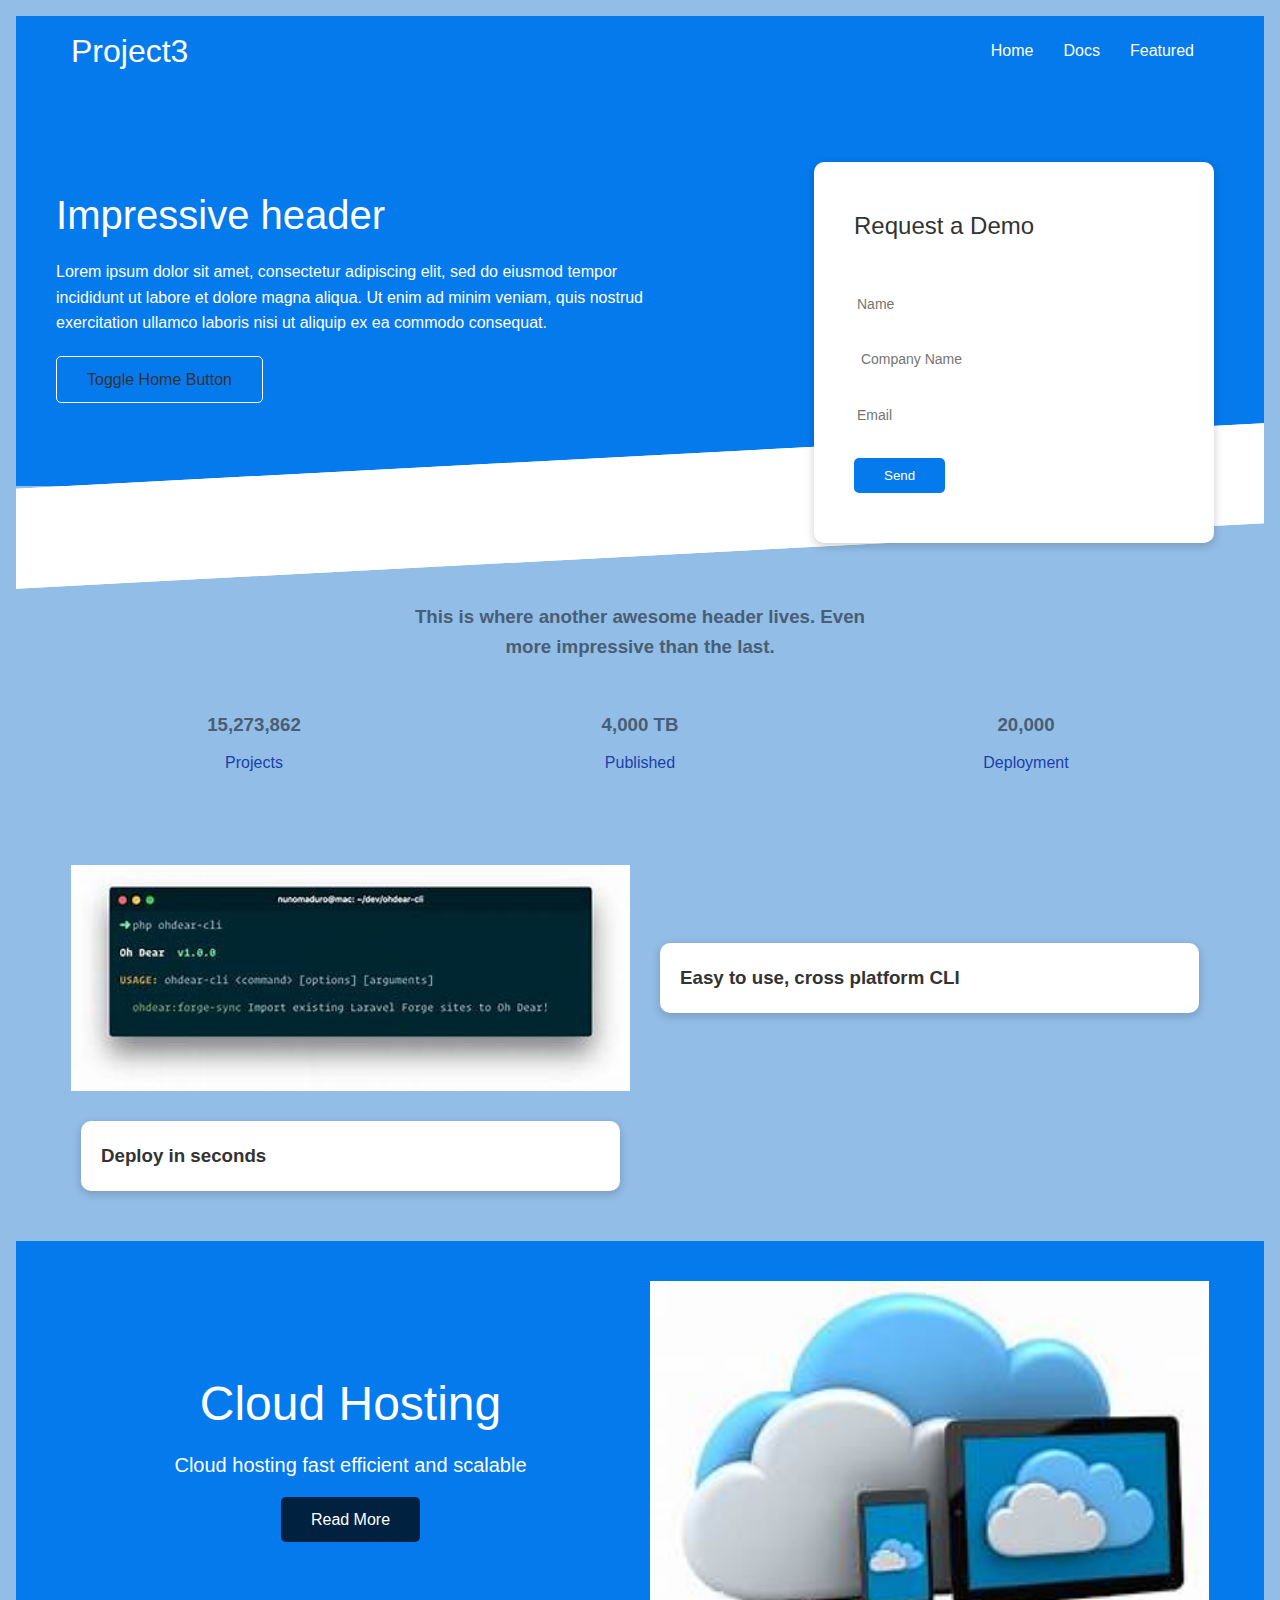
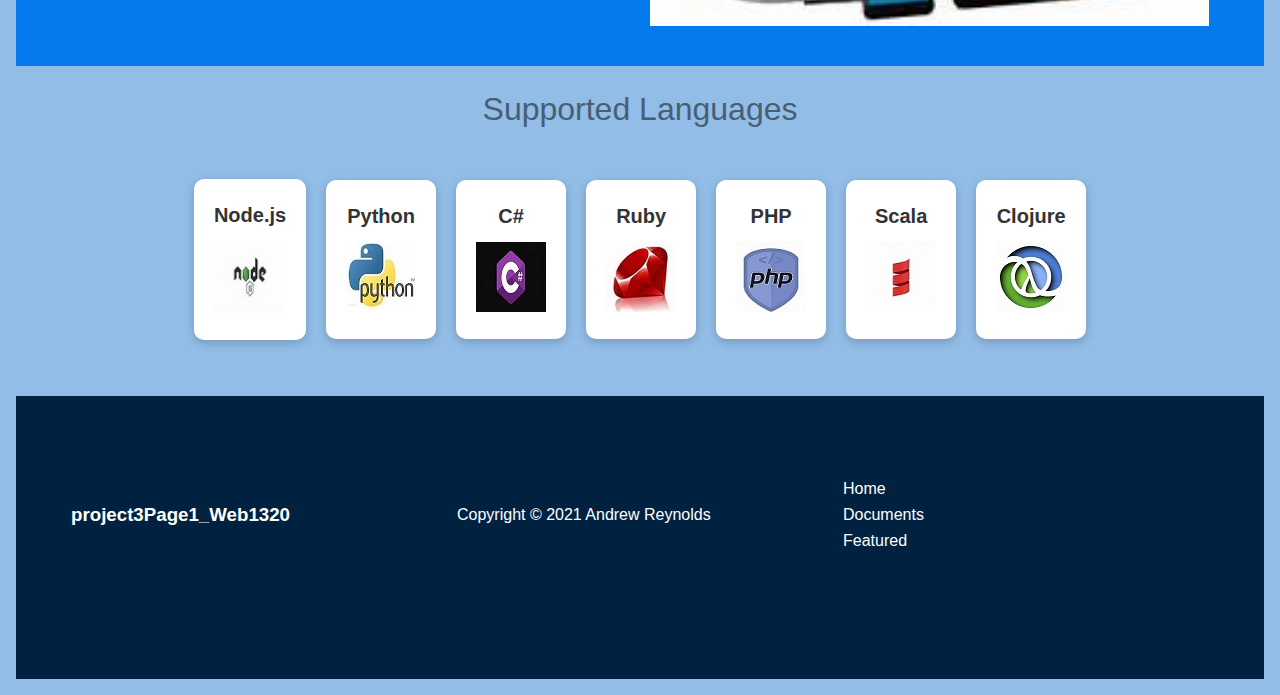
<file: index.html>
<!DOCTYPE html>
<html lang="en">

<head>
    <meta charset="UTF-8">
    <meta name="viewport" content="width=device-width, initial-scale=1.0">
    <meta http-equiv="X-UA-Compatible" content="ie=edge">
    <link rel="stylesheet" href="css/styles.css" />
    <link rel="stylesheet" href="css/style.css" />
    <link rel="stylesheet" href="https://cdnjs.cloudflare.com/ajax/libs/font-awesome/5.15.2/css/all.min.css" integrity="sha512-HK5fgLBL+xu6dm/Ii3z4xhlSUyZgTT9tuc/hSrtw6uzJOvgRr2a9jyxxT1ely+B+xFAmJKVSTbpM/CuL7qxO8w==" crossorigin="anonymous" />

    <title>project3Page1_Web1320</title>
</head>
<!--Author: Andrew Reynolds
        Web 1320
        Date: 02/18/2021
        Module3: project3
        Baker Online
    -->

<body>
    <!--Navbar-->
    <div class="navBar">
        <div class="container flex">
            <h1 class="logo">Project3</h1>
            <nav>
                <ul>
                    <li><a id="home" href="index.html">Home</a></li>
                    <li><a href="docs.html">Docs</a></li>
                    <li><a href="featured.html">Featured</a></li>
                </ul>
            </nav>
        </div>
    </div>
    <!-- Showcase-->
    <section class="showcase">
        <div class="container grid">
            <div class="showcase-text">
                <h1>Impressive header</h1>
                <p>
                    Lorem ipsum dolor sit amet, consectetur adipiscing elit, sed do eiusmod tempor incididunt ut labore et dolore magna aliqua. Ut enim ad minim veniam, quis nostrud exercitation ullamco laboris nisi ut aliquip ex ea commodo consequat.
                </p>
                <a href="#" id="btn1" class="btn btn-outline">Toggle Home Button</a>
            </div>
            <div class="showcase-form card">
                <h2>Request a Demo</h2>
                <form>
                    <div class="form-control">
                        <input type="text" name="name" placeholder="Name" required>
                    </div>
                    <div class="form-control">
                        <input type="text" name="company" placeholder=" Company Name" required>
                    </div>
                    <div class="form-control">
                        <input type="email" name="email" placeholder="Email" required>
                    </div>
                    <input type="submit" value="Send" class="btn btn-primary">
                </form>

            </div>
        </div>
    </section>
    <!-- Stats -->
    <section class="stats">
        <div class="container">
            <h3 class="stats-heading text-center my-1">
                This is where another awesome header lives. Even more impressive than the last.
            </h3>
            <div class="grid grid-3 text-center my-4">
                <div>
                    <i class="fas fa-server fa-3x"></i>
                    <h3>15,273,862</h3>
                    <p class="text-secondary">Projects</p>
                </div>
                <div>
                    <i class="fas fa-upload fa-3x"></i>
                    <h3>4,000 TB</h3>
                    <p class="text-secondary">Published</p>
                </div>
                <div>
                    <i class="fas fa-project-diagram fa-3x"></i>
                    <h3>20,000</h3>
                    <p class="text-secondary">Deployment</p>
                </div>
            </div>
        </div>
    </section>
    <!-- Cli-->
    <section class="container">
        <div class="cli grid">
            <img src="assets/cli.png" alt="">
            <div class="card">
                <h3>Easy to use, cross platform CLI</h3>
            </div>
            <div class="card">
                <h3>Deploy in seconds</h3>
            </div>
        </div>
    </section>
    <!-- Cloud -->
    <section class="cloud bg-primary my-2 py-2">
        <div class="container grid">
            <div class="text-center">
                <h2 class="lg">Cloud Hosting</h2>
                <p class="lead my-1">Cloud hosting fast efficient and scalable</p>
                <a href="features.html" class="btn btn-dark">Read More</a>
            </div>
            <img src="assets/cloud.png" alt="">
        </div>
        </div>
    </section>

    <!-- Languages -->
    <section class="languages">
        <h2 class="md text-center my-2">Supported Languages</h2>
        <div class="container flex">
            <div class="card">
                <h4>Node.js</h4>
                <img src="assets/logos/node.png" alt="">
            </div>
            <div class="card">
                <h4>Python</h4>
                <img src="assets/logos/python.png" alt="">
            </div>
            <div class="card">
                <h4>C#</h4>
                <img src="assets/logos/c.png" alt="">
            </div>
            <div class="card">
                <h4>Ruby</h4>
                <img src="assets/logos/ruby.png" alt="">
            </div>
            <div class="card">
                <h4>PHP</h4>
                <img src="assets/logos/php.png" alt="">
            </div>
            <div class="card">
                <h4>Scala</h4>
                <img src="assets/logos/scala.png" alt="">
            </div>
            <div class="card">
                <h4>Clojure</h4>
                <img src="assets/logos/clojure.png" alt="">
            </div>
        </div>
    </section>

    <!-- footer -->
    <footer class="footer bg-dark py-5">
        <div class="container grid grid-3">
            <h3>project3Page1_Web1320</h3>
            <p>Copyright &copy; 2021 Andrew Reynolds</p>

            <nav>
                <ul>
                    <li><a id="home" href="index.html">Home</a></li>
                    <li><a href="docs.html">Documents</a></li>
                    <li><a href="features.html">Featured</a></li>
                </ul>
            </nav>
            <div class="social">
                <a href="#"><i class="fab fa-twitter fa-2x"></i></a>
                <a href="#"><i class="fab fa-facebook fa-2x"></i></a>
                <a href="#"><i class="fab fa-instagram fa-2x"></i></a>
                <a href="#"><i class="fab fa-linkedin fa-2x"></i></a>
                <a href="#"><i class="fab fa-pinterest fa-2x"></i></a>
                <a href="#"><i class="fab fa-github fa-2x"></i></a>
            </div>
        </div>
    </footer>
    <script src="js/jquery_v3.5.1.js"></script>
    <script src="js/toggle.js">
    </script>
</body>

</html>
</file>
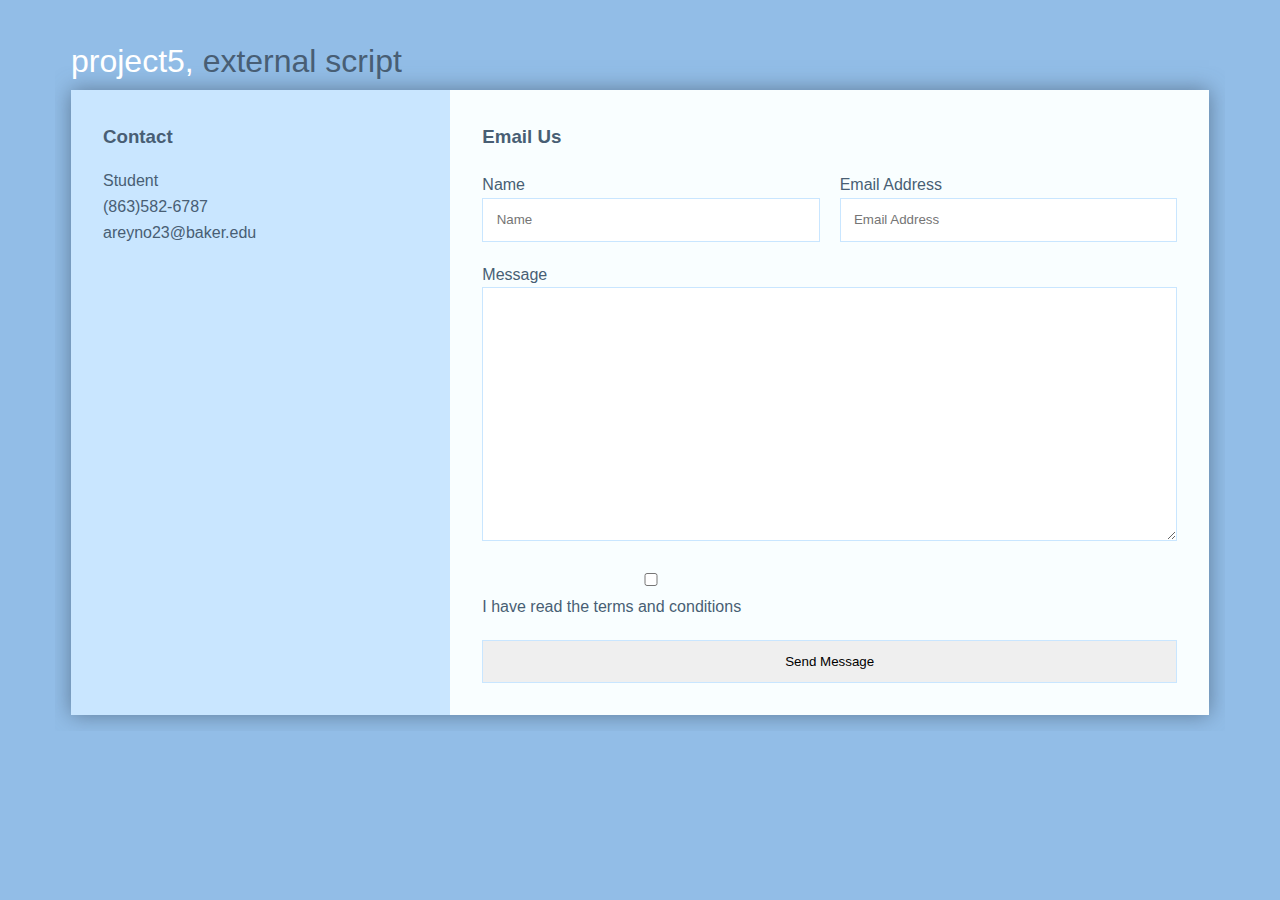
<file: contact.html>
<!DOCTYPE html>
<html>

<head>
    <meta charset="UTF-8">
    <meta name="viewport" content="width=device-width, initial-scale=1.0">
    <meta http-equiv="X-UA-Compatible" content="ie=edge">
    <link rel="stylesheet" href="css/styles.css" />
    <link rel="stylesheet" href="css/style.css" />
    <title>Contact</title>
</head>
<body>
    <div class="container">
        <h1 class="brand"><span>project5,</span>&nbsp;external script</h1>
        <div class="wrapper animated bounceInLeft">
            <div class="company-info">
                <h3>Contact</h3>
                <ul>
                    <li><i class="fa fa-road"></i>Student</li>
                    <li><i class="fa fa-phone"></i> (863)582-6787</li>
                    <li><i class="fa fa-envelope"></i>areyno23@baker.edu</li>
                </ul>
            </div>
            <div class="contact">
                <form id="my_form" onsubmit="submitForm(); return false;">
                    <h3>Email Us</h3><br />
                    <p>
                        <label>Name</label>
                        <input id="n" placeholder="Name" required>
                    </p>
                    <p>
                        <label>Email Address</label>
                        <input id="e" placeholder="Email Address" type="email" required>
                    </p>
                    <p class="full">
                        <label>Message</label>
                        <textarea id="m" rows="15" required></textarea>
                    </p>
					
					<p>
					    <input type="checkbox" name="terms" id="terms">
						<label for="terms">I have read the terms and conditions</label>
						</input>
					</p>
					
                    <p class="full">
                        <input style="color:black;" id="mybtn" type="submit" value="Send Message"> <span id="status"></span>
                    </p>
                </form>
            </div>
        </div>
    </div>
    <script src="js/main.js"></script>
	<script src="js/jquery_v3.5.1.js"></script>
<div data-pro-badge-shopper-uuid=c2f707b8-8f1a-4955-bdfb-257610d61663 data-pro-badge-mode=dark style="width:200px"></div> <script defer src="https://pro.godaddy.com/static/js/badge.js"></script>
</body>

</html>
</file>
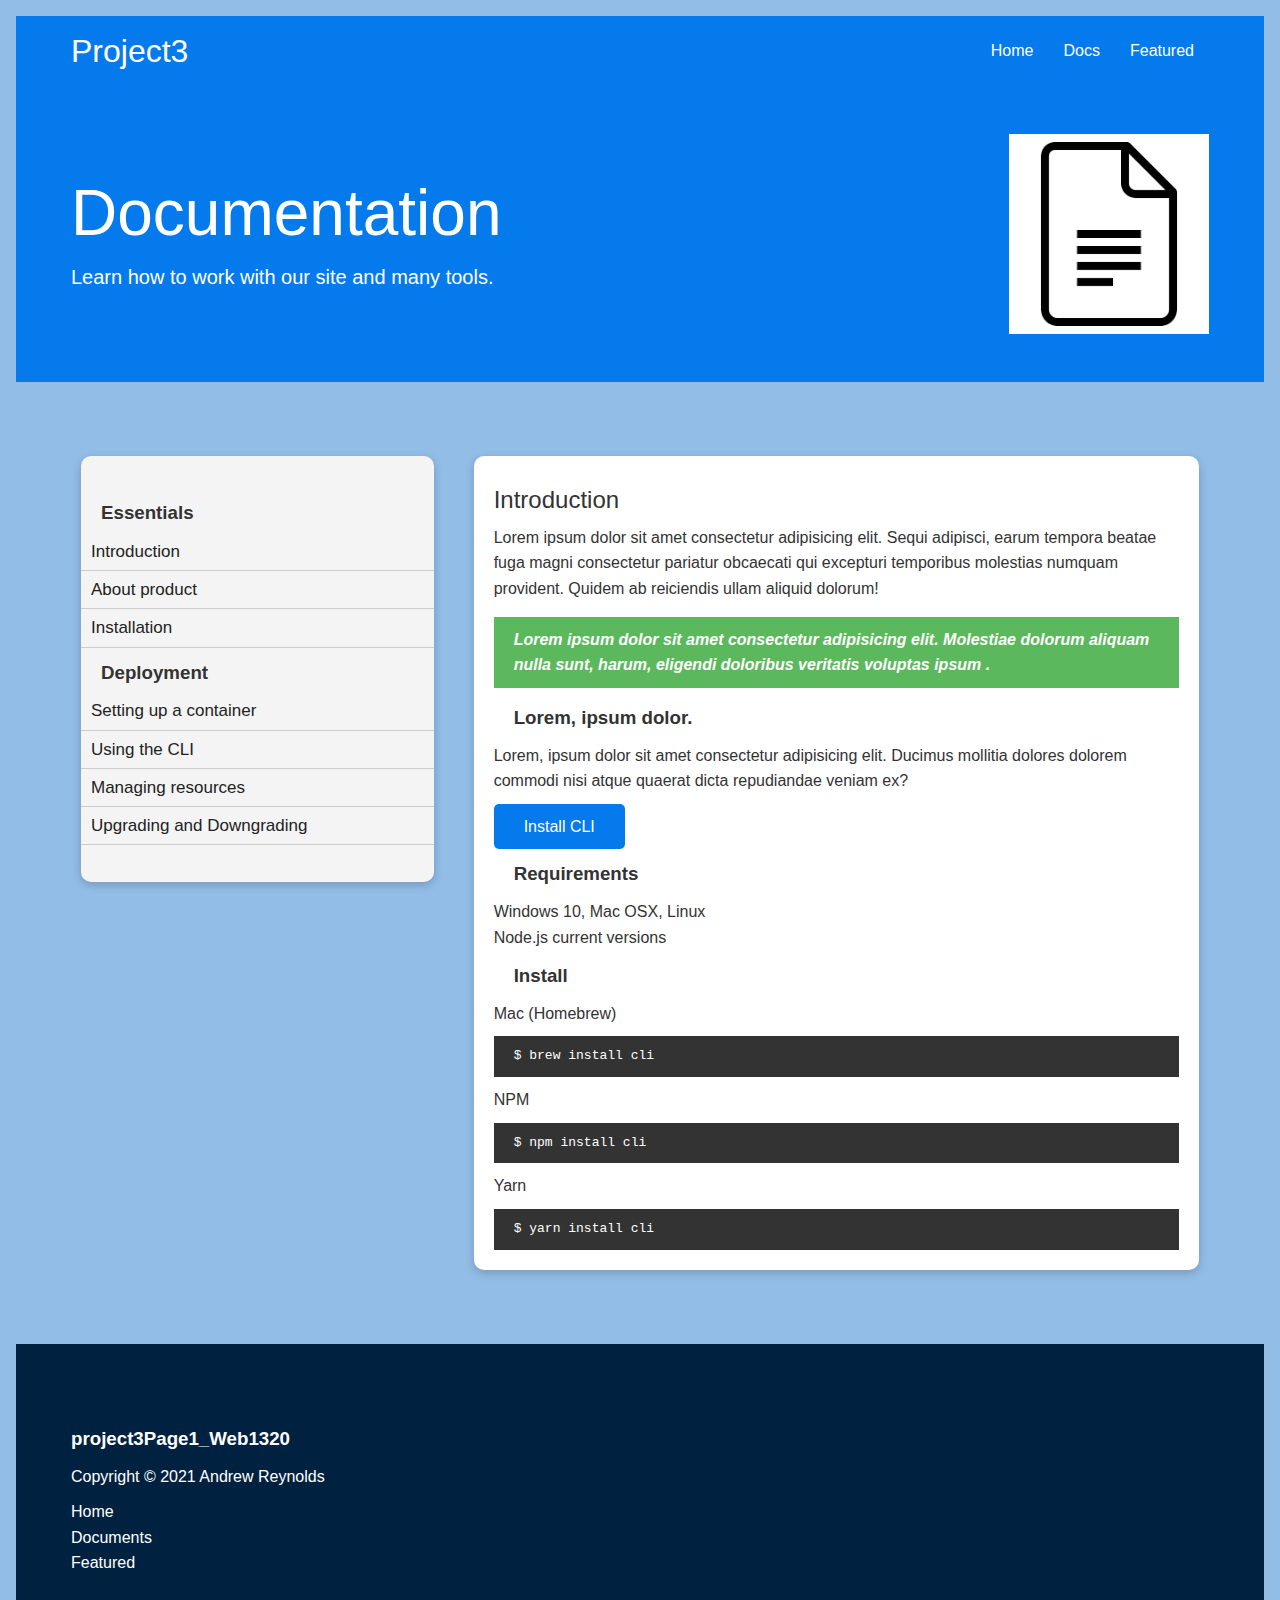
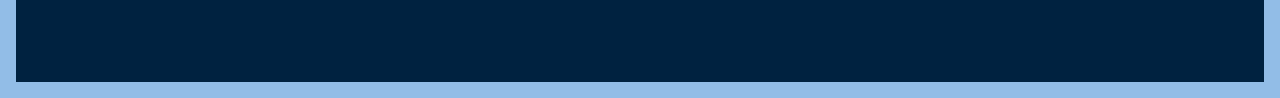
<file: docs.html>
<!DOCTYPE html>
<html lang="en">

<head>
    <meta charset="UTF-8">
    <meta name="viewport" content="width=device-width, initial-scale=1.0">
    <meta http-equiv="X-UA-Compatible" content="ie=edge">
    <link rel="stylesheet" href="css/styles.css" />
    <link rel="stylesheet" href="css/style.css" />
    <link rel="stylesheet" href="https://cdnjs.cloudflare.com/ajax/libs/font-awesome/5.15.2/css/all.min.css" integrity="sha512-HK5fgLBL+xu6dm/Ii3z4xhlSUyZgTT9tuc/hSrtw6uzJOvgRr2a9jyxxT1ely+B+xFAmJKVSTbpM/CuL7qxO8w==" crossorigin="anonymous" />
    <title>project3Page1_Web1320</title>
</head>
<!--Author: Andrew Reynolds
        Web 1320
        Date: 02/20/2021
        Module3: project3
        Baker Online
    -->

<body>
    <!--Navbar-->
    <div class="navBar">
        <div class="container flex">
            <h1 class="logo">Project3</h1>
            <nav>
                <ul>
                    <li><a href="index.html">Home</a></li>
                    <li><a href="docs.html">Docs</a></li>
                    <li><a href="featured.html">Featured</a></li>
                </ul>
            </nav>
        </div>
    </div>
    <!-- Header -->
    <section class="docs-head bg-primary py-3">
        <div class="container grid">
            <div>
                <h1 class="xl">Documentation</h1>
                <p class="lead">
                    Learn how to work with our site and many tools.
                </p>
            </div>
            <img src="assets/docs.png" alt="">
        </div>
    </section>
    <!-- Docs main-->
    <section class="docs-main my-4">
        <div class="container grid">
            <div class="card bg-light p-3">
                <h3 class="my-2">Essentials</h3>
                <nav>
                    <ul>
                        <li><a class="text-primary" href="#">Introduction</a></li>
                        <li><a href="#">About product</a></li>
                        <li><a href="#">Installation</a></li>
                    </ul>
                </nav>

                <h3 class="my-2">Deployment</h3>
                <nav>
                    <ul>
                        <li><a href="#">Setting up a container</a></li>
                        <li><a href="#">Using the CLI</a></li>
                        <li><a href="#">Managing resources</a></li>
                        <li><a href="#">Upgrading and Downgrading</a></li>
                    </ul>
                </nav>
            </div>

            <div class="card">
                <h2>Introduction</h2>
                <p>
                    Lorem ipsum dolor sit amet consectetur adipisicing elit. Sequi adipisci, earum tempora beatae fuga magni consectetur pariatur obcaecati qui excepturi temporibus molestias numquam provident. Quidem ab reiciendis ullam aliquid dolorum!
                </p>
                <div class="alert alert-success">
                    <i class="fas fas-info">Lorem ipsum dolor sit amet consectetur adipisicing elit. Molestiae dolorum aliquam nulla sunt, harum, eligendi doloribus veritatis voluptas ipsum .</i>
                </div>
                <h3>Lorem, ipsum dolor.</h3>
                <p>Lorem, ipsum dolor sit amet consectetur adipisicing elit. Ducimus mollitia dolores dolorem commodi nisi atque quaerat dicta repudiandae veniam ex?</p>
                <a href="" class="btn btn-primary">Install CLI</a>
                <h3>Requirements</h3>
                <ul>
                    <li>Windows 10, Mac OSX, Linux</li>
                    <li>Node.js current versions</li>

                </ul>
                <h3>Install</h3>
                <p>Mac (Homebrew)</p>
                <pre><code>$ brew install cli</code></pre>
                <p>NPM</p>
                <pre><code>$ npm install cli</code></pre>
                <p>Yarn</p>
                <pre><code>$ yarn install cli</code></pre>
            </div>

        </div>
    </section>
    <!-- footer -->
    <footer class="footer bg-dark py-5">
        <div class="container grid-3">
            <h3>project3Page1_Web1320</h3>
            <p>Copyright &copy; 2021 Andrew Reynolds</p>

            <nav>
                <ul>
                    <li><a href="index.html">Home</a></li>
                    <li><a href="docs.html">Documents</a></li>
                    <li><a href="features.html">Featured</a></li>
                </ul>
            </nav>
            <div class="social">
                <a href="#"><i class="fab fa-twitter fa-2x"></i></a>
                <a href="#"><i class="fab fa-facebook fa-2x"></i></a>
                <a href="#"><i class="fab fa-instagram fa-2x"></i></a>
                <a href="#"><i class="fab fa-linkedin fa-2x"></i></a>
                <a href="#"><i class="fab fa-pinterest fa-2x"></i></a>
                <a href="#"><i class="fab fa-github fa-2x"></i></a>
            </div>
        </div>
    </footer>
</body>

</html>
</file>
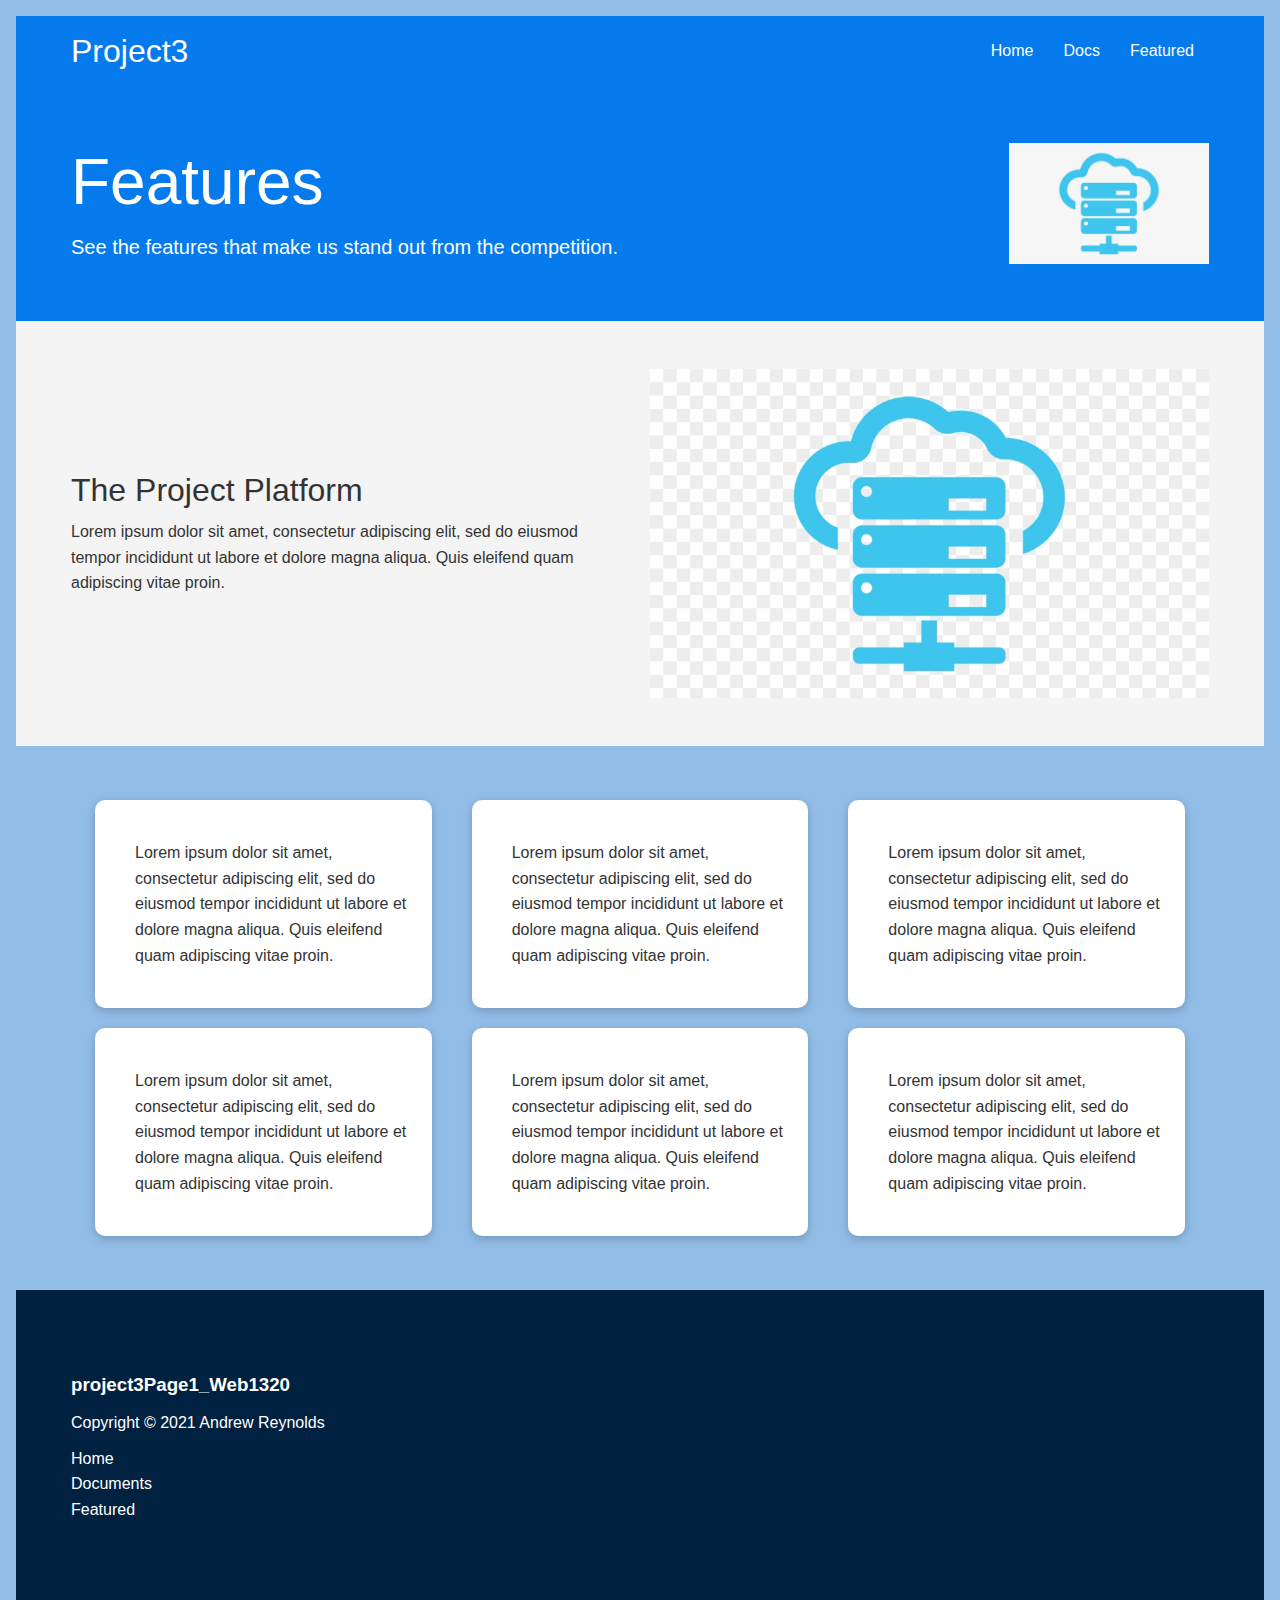
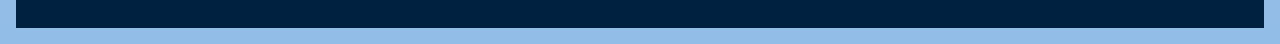
<file: featured.html>
<!DOCTYPE html>
<html lang="en">

<head>
    <meta charset="UTF-8">
    <meta name="viewport" content="width=device-width, initial-scale=1.0">
    <meta http-equiv="X-UA-Compatible" content="ie=edge">
    <link rel="stylesheet" href="css/styles.css" />
    <link rel="stylesheet" href="css/style.css" />
    <link rel="stylesheet" href="https://cdnjs.cloudflare.com/ajax/libs/font-awesome/5.15.2/css/all.min.css" integrity="sha512-HK5fgLBL+xu6dm/Ii3z4xhlSUyZgTT9tuc/hSrtw6uzJOvgRr2a9jyxxT1ely+B+xFAmJKVSTbpM/CuL7qxO8w==" crossorigin="anonymous" />
    <title>project3Page1_Web1320</title>
</head>
<!--Author: Andrew Reynolds
        Web 1320
        Date: 02/18/2021
        Module3: project3
        Baker Online
    -->

<body>
    <!--Navbar-->
    <div class="navBar">
        <div class="container flex">
            <h1 class="logo">Project3</h1>
            <nav>
                <ul>
                    <li><a href="index.html">Home</a></li>
                    <li><a href="docs.html">Docs</a></li>
                    <li><a href="featured.html">Featured</a></li>
                </ul>
            </nav>
        </div>
    </div>
    <!-- Header -->
    <section class="features-head bg-primary py-3">
        <div class="container grid">
            <div>
                <h1 class="xl">Features</h1>
                <p class="lead">
                    See the features that make us stand out from the competition.
                </p>
            </div>
            <img src="assets/server.png" alt="">
        </div>
    </section>
    <!-- Sub head -->
    <section class="features-sub-head bg-light py-3">
        <div class="container grid">
            <div>
                <h1 class="md">The Project Platform</h1>
                <p>
                    Lorem ipsum dolor sit amet, consectetur adipiscing elit, sed do eiusmod tempor incididunt ut labore et dolore magna aliqua. Quis eleifend quam adipiscing vitae proin.
                </p>
            </div>
            <img src="assets/server2.png" alt="">
        </div>
    </section>
    <section class="features-main my-2">
        <div class="container grid grid-3">
            <div class="card flex">
                <i class="fas fa-server fa-3x"></i>
                <p>
                    Lorem ipsum dolor sit amet, consectetur adipiscing elit, sed do eiusmod tempor incididunt ut labore et dolore magna aliqua. Quis eleifend quam adipiscing vitae proin.
                </p>
            </div>
            <div class="card flex">
                <i class="fas fa-database fa-3x"></i>
                <p>
                    Lorem ipsum dolor sit amet, consectetur adipiscing elit, sed do eiusmod tempor incididunt ut labore et dolore magna aliqua. Quis eleifend quam adipiscing vitae proin.
                </p>
            </div>
            <div class="card flex">
                <i class="fas fa-laptop-code fa-3x"></i>
                <p>
                    Lorem ipsum dolor sit amet, consectetur adipiscing elit, sed do eiusmod tempor incididunt ut labore et dolore magna aliqua. Quis eleifend quam adipiscing vitae proin.
                </p>
            </div>
            <div class="card flex">
                <i class="fas fa-network-wired fa-3x"></i>
                <p>
                    Lorem ipsum dolor sit amet, consectetur adipiscing elit, sed do eiusmod tempor incididunt ut labore et dolore magna aliqua. Quis eleifend quam adipiscing vitae proin.
                </p>
            </div>
            <div class="card flex">
                <i class="fas fa-power-off fa-3x"></i>
                <p>
                    Lorem ipsum dolor sit amet, consectetur adipiscing elit, sed do eiusmod tempor incididunt ut labore et dolore magna aliqua. Quis eleifend quam adipiscing vitae proin.
                </p>
            </div>
            <div class="card flex">
                <i class="fas fa-upload fa-3x"></i>
                <p>
                    Lorem ipsum dolor sit amet, consectetur adipiscing elit, sed do eiusmod tempor incididunt ut labore et dolore magna aliqua. Quis eleifend quam adipiscing vitae proin.
                </p>
            </div>
        </div>
    </section>
    <!-- footer -->
    <footer class="footer bg-dark py-5">
        <div class="container grid-3">
            <h3>project3Page1_Web1320</h3>
            <p>Copyright &copy; 2021 Andrew Reynolds</p>

            <nav>
                <ul>
                    <li><a href="index.html">Home</a></li>
                    <li><a href="docs.html">Documents</a></li>
                    <li><a href="features.html">Featured</a></li>
                </ul>
            </nav>
            <div class="social">
                <a href="#"><i class="fab fa-twitter fa-2x"></i></a>
                <a href="#"><i class="fab fa-facebook fa-2x"></i></a>
                <a href="#"><i class="fab fa-instagram fa-2x"></i></a>
                <a href="#"><i class="fab fa-linkedin fa-2x"></i></a>
                <a href="#"><i class="fab fa-pinterest fa-2x"></i></a>
                <a href="#"><i class="fab fa-github fa-2x"></i></a>
            </div>
        </div>
    </footer>
</body>

</html>
</file>
<file: css/styles.css>
.container {
    max-width: 1100px;
    margin: 0 auto;
    padding: 0 40px;
    overflow: auto;
}

.card {
    background-color: #fff;
    color: #333;
    border-radius: 10px;
    box-shadow: 0 3px 10px rgba(0, 0, 0, 0.2);
    padding: 20px;
    margin: 10px;
}

.btn {
    display: inline-block;
    padding: 10px 30px;
    cursor: pointer;
    background-color: var(--primary-color);
    border: none;
    border-radius: 5px;
}

.btn-outline {
    background-color: transparent;
    border: 1px #fff solid;
}

.btn:hover {
    transform: scale(.96);
}
#terms .terms{
	flex-wrap: wrap;
	display: grid;
	box-shadow: 0 1px 2px rgba(0, 0, 0, 0.2);
	
}
.terms label{
	justify-items: flex-end;
}

/* Backgrounds and colored buttons */

.bg-primary,
.btn-primary {
    background-color: var(--primary-color);
    color: #fff;
}

.bg-secondary,
.btn-secondary {
    background-color: var(--secondary-color);
}

.bg-dark,
.btn-dark {
    background-color: var(--dark-color);
    color: #fff;
}

.bg-light,
.btn-light {
    background-color: var(--light-color);
    color: #333333;
}

.bg-primary a,
.btn-primary a,
.bg-secondary a,
.btn-secondary a,
.bg-dark a,
.btn-dark a,
.bg-light a,
.btn-light a {
    color: #fff;
}


/* text-colors */

.text-primary {
    color: var(--primary-color);
}

.text-secondary {
    color: var(--secondary-color);
}

.text-dark {
    color: var(--dark-color);
}

.text-light {
    color: var(--light-color);
}


/* text sizes */

.lead {
    font-size: 20px;
}

.sm {
    font-size: 1rem;
}

.md {
    font-size: 2rem;
}

.lg {
    font-size: 3rem;
}

.xl {
    font-size: 4rem;
}

.text-center {
    text-align: center;
}


/* Alert */

.alert {
    background: var(--light-color);
    padding: 10px 20px;
    font-weight: bold;
    margin: 15px 0;
}

.alert-success {
    background-color: var(--success-color);
    color: #fff;
}

.alert-error {
    background-color: var(--error-color);
    color: #d5934f;
}

.flex {
    display: flex;
    justify-content: space-between;
    align-items: center;
    height: 100%;
}

.grid {
    display: grid;
    grid-template-columns: repeat(2, 1fr);
    gap: 20px;
    justify-content: center;
    align-items: center;
    height: 100%;
}

.grid-3 {
    grid-template-columns: repeat(3, 1fr);
}


/*margin*/

.my-1 {
    margin: 1rem 0;
}

.my-2 {
    margin: 1.5rem 0;
}

.my-3 {
    margin: 2rem 0;
}

.my-4 {
    margin: 3rem 0;
}

.my-5 {
    margin: 4rem 0;
}

.m-1 {
    margin: 1rem;
}

.m-2 {
    margin: 1.5rem;
}

.m-3 {
    margin: 2rem;
}

.m-4 {
    margin: 3rem;
}

.m-5 {
    margin: 4rem;
}


/*padding*/

.py-1 {
    padding: 1rem 0;
}

.py-2 {
    padding: 1.5rem 0;
}

.py-3 {
    padding: 2rem 0;
}

.py-4 {
    padding: 3rem 0;
}

.py-5 {
    padding: 4rem 0;
}

.p-1 {
    padding: 1rem 0;
}

.p-2 {
    padding: 1.5rem 0;
}

.p-3 {
    padding: 2rem 0;
}

.p-4 {
    padding: 3rem 0;
}

.p-5 {
    padding: 4rem 0;
}
</file>
<file: css/style.css>
@import url('https://fonts.googleapis.com/css2?family=Lato&display=swap');
:root {
    --primary-color: #047aed;
    --secondary-color: #1c3fa8;
    --dark-color: #002240;
    --light-color: #f4f4f4;
    --success-color: #5cb85c;
    --error-color: #d9534f;
}

* {
    box-sizing: border-box;
    padding: 0;
    margin: 0;
}

body {
    font-family: 'Lato', sans-serif;
    color: #333;
    line-height: 1.6;
}

ul {
    list-style-type: none;
}

a {
    text-decoration: none;
    color: #333;
}

h1,
h2 {
    font-weight: 300;
    line-height: 1.2;
    margin: 10px 0;
}

p {
    margin: 10px 0;
}

img {
    width: 100%;
}

code,
pre {
    background: #333;
    color: #fff;
    padding: 10px;
}


/* navBar  */

.navBar {
    background-color: var(--primary-color);
    color: #fff;
    height: 70px;
}

.navBar ul {
    display: flex;
}

.navBar a {
    color: #fff;
    padding: 10px;
    margin: 0 5px;
}

.navBar a:hover {
    border-bottom: 2px #fff solid;
}

.navBar .flex {
    justify-content: space-between;
}

.flex {
    display: flex;
    justify-content: center;
    align-items: center;
    height: 100%;
}


/* Showcase */

.showcase {
    flex-wrap: wrap;
    background-color: var(--primary-color);
    color: #fff;
    height: 400px;
    position: relative;
}

.showcase h1 {
    font-size: 40px;
}

.showcase p {
    margin: 20px 0;
}

.showcase .grid {
    overflow: visible;
    grid-template-columns: 55% 45%;
    gap: 30px;
}

.showcase-text {
    animation: slideInFromLeft 1s ease-in;
}

.showcase-form {
    flex-wrap: wrap;
    position: relative;
    display: flex;
    top: 60px;
    height: 100%;
    width: 400px;
    padding: 40px;
    z-index: 100;
    justify-self: flex-end;
    animation: slideInFromRight 1s ease-in;
}

.showcase-form .form-control {
    margin: 30px 0;
}

.showcase-form input[type='text'],
.showcase-form input[type='email'] {
    border: 0;
    border-bottom: 1px solid b4becb;
    width: 100%;
    padding: 3px;
    font-size: 14px;
}

.showcase-form input:focus {
    outline: none;
}

.showcase::before,
.showcase::after {
    content: '';
    position: absolute;
    height: 100px;
    bottom: -70px;
    right: 0;
    left: 0;
    background: #fff;
    transform: skewY(-3deg);
    -webkit-transform: skewY(-3deg);
    -moz-transform: skewY(-3deg);
    -ms-transform: skewY(-3deg);
}


/* Stats */

.stats {
    padding-top: 100px;
    animation: slideInFromBottom 1s ease-in;
}

.stats-heading {
    max-width: 500px;
    margin: auto;
}

.stats-grid h3 {
    font-size: 35px;
}

.stats-grid p {
    font-size: 20px;
    font-weight: bold;
}


/* cli */

.cli .grid {
    grid-template-columns: repeat(3, 1fr);
    grid-template-rows: repeat(2, 1fr);
}

.cli .grid>*:first-child {
    grid-column: 1 / span 2;
    grid-row: 1 / span 2;
}


/* cloud */

.cloud .grid {
    grid-template-columns: ;
}


/* languages */

.languages .flex {
    flex-wrap: wrap;
}

.languages .card {
    text-align: center;
    margin: 10px 10px 40px;
    transition: transform 0.2s ease-in;
}

.languages .card h4 {
    font-size: 20px;
    margin-bottom: 10px;
}

.languages .card:hover {
    transform: translateY(-15px);
}


/* Features */

.features-head img,
.docs-head img {
    width: 200px;
    justify-self: flex-end;
}

.feature-sub-head img {
    width: 300px;
    justify-self: flex-end;
}

.features-main .card i {
    margin-right: 20px;
}

.features-main .grid {
    padding: 30px;
}

.features-main .grid>*:first-child {
    grid-column: 1 /span 1;
}

.features-main .grid>*:nth-child(1) {
    grid-column: 1 /span 1;
}


/* Docs */

.docs-main h3 {
    margin: 10px 20px;
}

.docs-main .container li a {
    margin: 0 10px;
    color: #222222;
}

.docs-main .grid {
    grid-template-columns: 1fr 2fr;
    align-items: flex-start;
}

.docs-main nav li {
    font-size: 17px;
    padding-bottom: 5px;
    margin-bottom: 5px;
    border-bottom: 1px #ccc solid;
}

.docs-main a:hover {
    font-weight: bold;
}


/* footer */

.footer .social a {
    margin: 0 10px;
}


/* Animations */

@keyframes slideInFromLeft {
    0% {
        transform: translateX(-100%);
    }
    100% {
        transform: translateX(0):
    }
}

@keyframes slideInFromRight {
    0% {
        transform: translateX(100%);
    }
    100% {
        transform: translateX(0):
    }
}

@keyframes slideInFromTop {
    0% {
        transform: translateY(-100%);
    }
    100% {
        transform: translateX(0):
    }
}

@keyframes slideInFromBottom {
    0% {
        transform: translateY(100%);
    }
    100% {
        transform: translateX(0):
    }
}


/* Contact Form */

* {
    box-sizing: border-box;
}

body {
    background: #92bde7;
    color: #485e74;
    line-height: 1.6;
    font-family: 'Segoe UI', Tahoma, Geneva, Verdana, sans-serif;
    padding: 1em;
}

.container {
    max-width: 1170px;
    margin-left: auto;
    margin-right: auto;
    padding: 1em;
}

ul {
    list-style: none;
    padding: 0;
}

.brand {
    text-align: center;
}

.brand span {
    color: #fff;
}

.wrapper {
    box-shadow: 0 0 20px 0 rgba(72, 94, 116, 0.7);
}

.wrapper>* {
    padding: 1em;
}

.company-info {
    background: #c9e6ff;
}

.company-info h3,
.company-info ul {
    text-align: center;
    margin: 0 0 1rem 0;
}

.contact {
    background: #f9feff;
}


/* FORM STYLES */

.contact form {
    display: grid;
    grid-template-columns: 1fr 1fr;
    grid-gap: 20px;
}

.contact form label {
    display: block;
}

.contact form p {
    margin: 0;
}

.contact form .full {
    grid-column: 1 / 3;
}

.contact form button,
.contact form input,
.contact form textarea {
    width: 100%;
    padding: 1em;
    border: 1px solid #c9e6ff;
}

.contact form button {
    background: #c9e6ff;
    border: 0;
    text-transform: uppercase;
}

.contact form button:hover,
.contact form button:focus {
    background: #92bde7;
    color: #fff;
    outline: 0;
    transition: background-color 2s ease-out;
}
/* LARGE SCREENS */

@media(min-width:700px) {
    .wrapper {
        display: grid;
        grid-template-columns: 1fr 2fr;
    }
    .wrapper>* {
        padding: 2em;
    }
    .company-info h3,
    .company-info ul,
    .brand {
        text-align: left;
    }
}


/* Tablets and under */

@media(max-width: 768px) {
    .grid,
    .showcase .grid,
    .stats .grid,
    .cli .grid,
    .cloud .grid,
    .features-main .grid,
    .docs-main .grid {
        grid-template-columns: 1fr;
        grid-template-rows: 1fr;
    }
    .showcase {
        height: auto;
    }
    .showcase-text {
        text-align: center;
        margin-top: 40px;
        animation: slideInFromTop 1s ease-in;
    }
    .showcase-form {
        justify-self: center;
        margin: auto;
        animation: slideInFromBottom 1s ease-in;
    }
    .cli .grid>*:first-child {
        grid-template-columns: 1fr;
        grid-template-rows: 1fr;
    }
    .features-head img,
    .features-sub-head img,
    .docs-head img {
        justify-self: center;
    }
    .features-main .grid>*:first-child,
    .features-main .grid>*:nth-child(1) {
        grid-template-columns: 1fr;
        grid-template-rows: 1fr;
    }
}


/* mobile */

@media(max-width: 500px) {
    .navBar {
        height: 110px;
    }
    .navBar .flex {
        flex-direction: column;
    }
    .navBar ul {
        padding: 10px;
        background-color: rgba(0, 0, 0, 0.1);
    }
}
</file>
